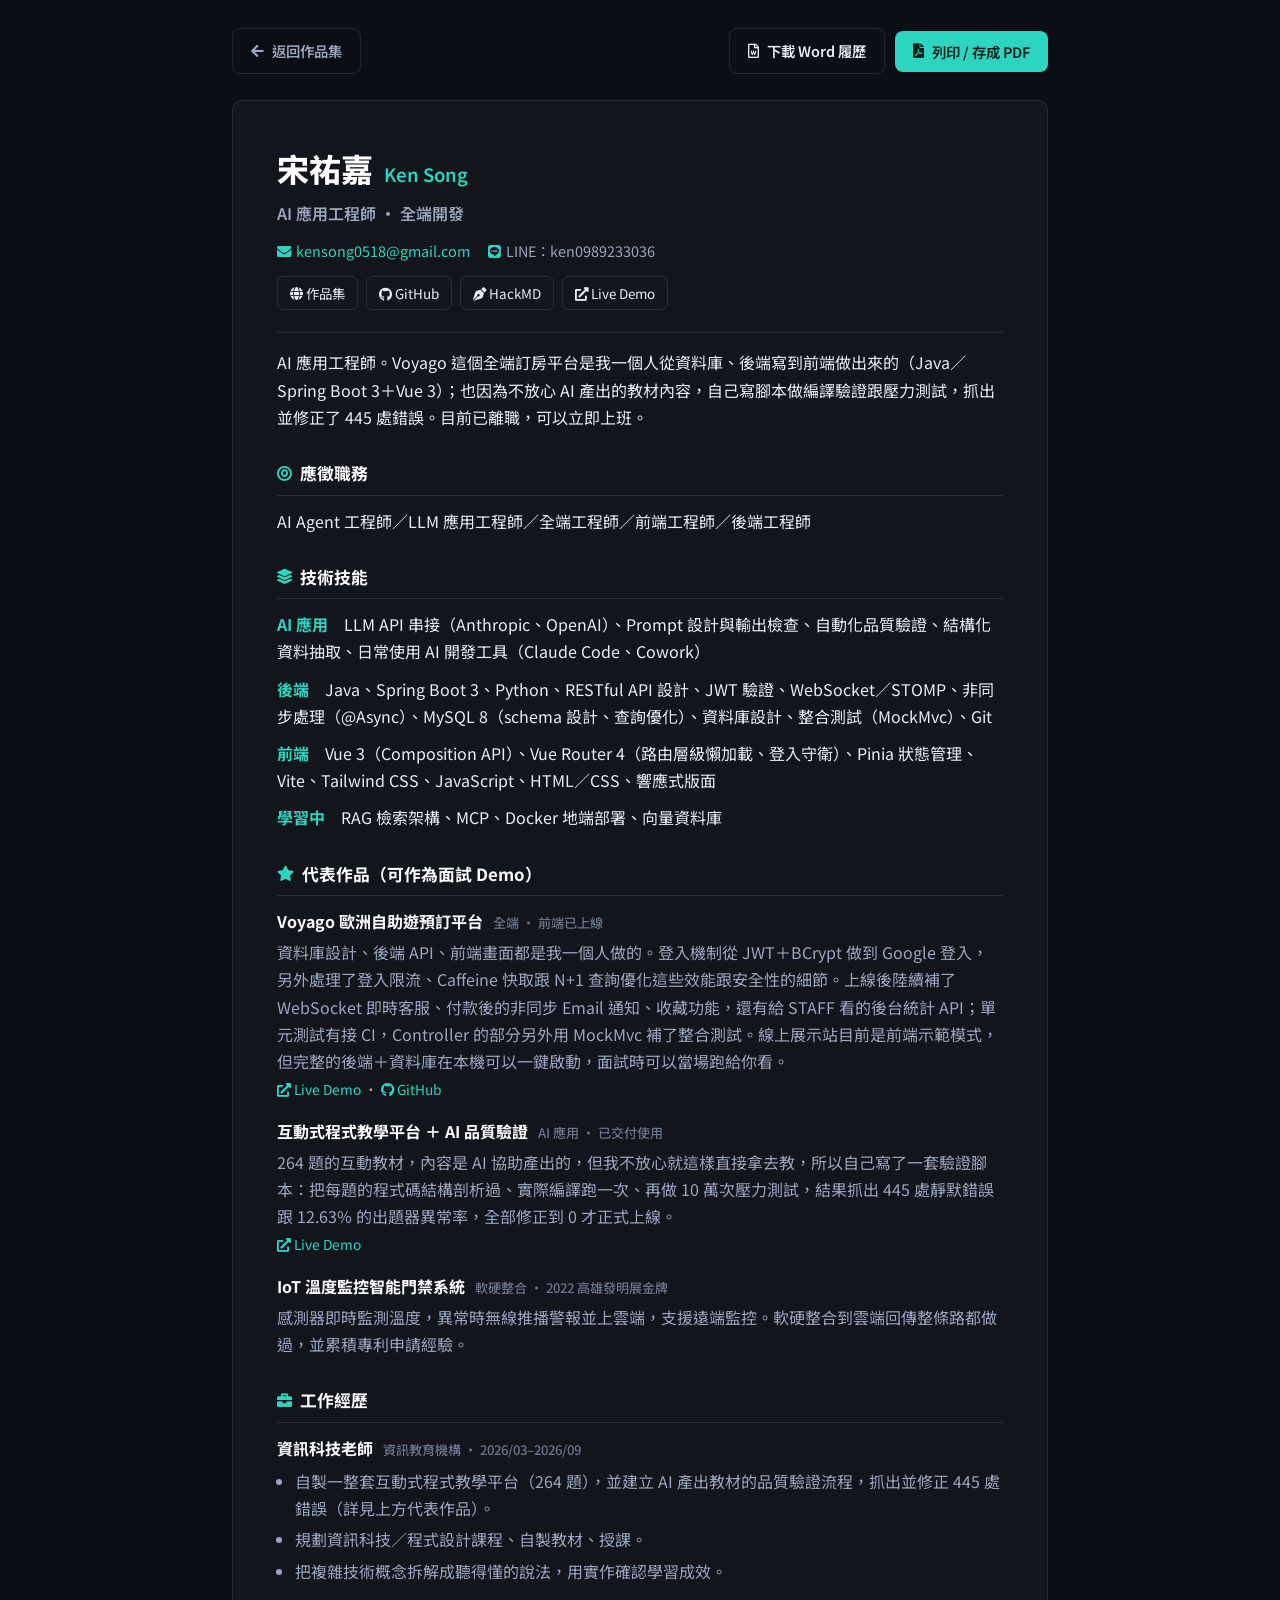
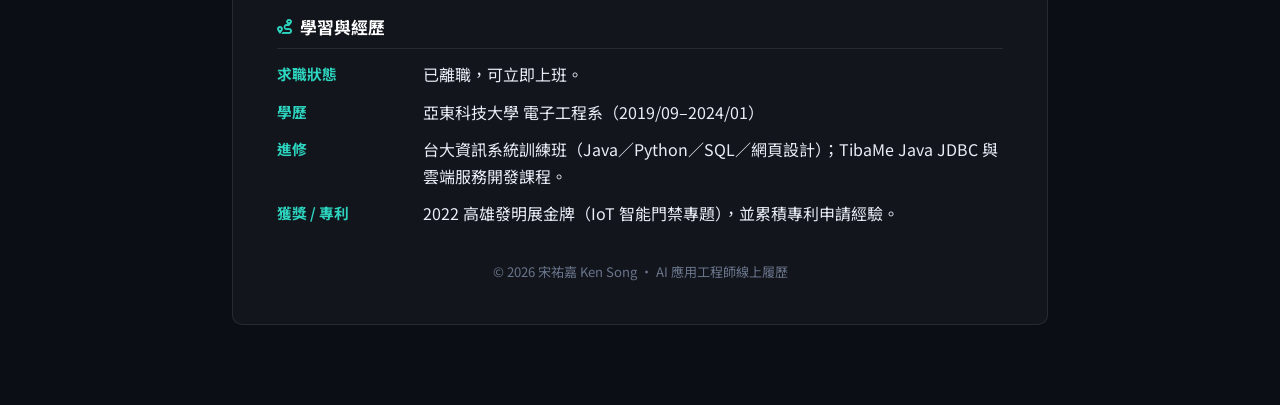
<file: resume.html>
<!DOCTYPE html>
<html lang="zh-Hant">

<head>
    <meta charset="UTF-8">
    <meta name="viewport" content="width=device-width, initial-scale=1.0">
    <title>宋祐嘉 Ken Song｜履歷（AI 應用工程師）</title>
    <meta name="description" content="宋祐嘉（Ken Song）線上履歷。AI 應用工程師，獨立開發全端專案 Voyago（Java／Spring Boot 3＋Vue 3），並建立 AI 產出內容的品質驗證流程，抓出並修正 445 處錯誤。已離職，可立即上班。可下載 Word 版。">

    <link rel="icon shortcut" href="./img/favicon.ico">
    <link rel="preconnect" href="https://fonts.googleapis.com">
    <link rel="preconnect" href="https://fonts.gstatic.com" crossorigin>
    <link href="https://fonts.googleapis.com/css2?family=Noto+Sans+TC:wght@400;500;700;800&display=swap" rel="stylesheet">
    <link rel="stylesheet" href="https://use.fontawesome.com/releases/v5.15.4/css/all.css">

    <style>
        :root {
            --bg: #0b0e14; --surface: rgba(255, 255, 255, .03); --border: rgba(255, 255, 255, .09);
            --text: #e8edf7; --text-2: #9aa6bd; --text-3: #69748b;
            --teal: #2dd4bf;
            --font-body: "Noto Sans TC", system-ui, sans-serif;
        }
        * { box-sizing: border-box; margin: 0; padding: 0; }
        body {
            font-family: var(--font-body); color: var(--text-2); background: var(--bg);
            line-height: 1.7;
            min-height: 100vh;
        }
        a { color: var(--teal); text-decoration: none; }
        a:hover { text-decoration: underline; }
        .wrap { max-width: 860px; margin: 0 auto; padding: 28px 22px 80px; }

        /* toolbar */
        .toolbar { display: flex; flex-wrap: wrap; gap: 10px; align-items: center; margin-bottom: 26px; }
        .toolbar .spacer { flex: 1; }
        .btn { display: inline-flex; align-items: center; gap: 8px; padding: 10px 18px; border-radius: 8px;
            font-weight: 600; font-size: .9rem; border: 1px solid var(--border); cursor: pointer;
            font-family: var(--font-body); }
        .btn-primary { background: var(--teal); color: #06201c; border: none; }
        .btn-outline { background: transparent; color: var(--text); }
        .btn-outline:hover, .btn-primary:hover { opacity: .88; }
        .btn-back { color: var(--text-2); }
        .btn-back:hover { color: var(--teal); }

        /* sheet */
        .sheet { background: var(--surface); border: 1px solid var(--border); border-radius: 10px; padding: 40px 44px; }

        .head h1 { font-size: 2rem; color: #fff; font-weight: 800; }
        .head h1 small { font-size: 1.15rem; color: var(--teal); font-weight: 600; margin-left: 4px; }
        .head .role { color: var(--text-2); font-weight: 600; margin-top: 4px; font-size: 1rem; }
        .head .meta { margin-top: 12px; display: flex; flex-wrap: wrap; gap: 8px 18px; font-size: .9rem; color: var(--text-2); }
        .head .meta a { color: var(--teal); }
        .head .meta i { color: var(--teal); margin-right: 5px; }
        .head .links { margin-top: 12px; display: flex; flex-wrap: wrap; gap: 8px; }
        .head .links a { font-size: .84rem; padding: 5px 12px; border: 1px solid var(--border); border-radius: 6px; color: var(--text); }
        .head .links a:hover { border-color: var(--teal); color: var(--teal); text-decoration: none; }

        .summary { margin: 22px 0 6px; padding-top: 16px; border-top: 1px solid var(--border); color: var(--text); }

        h2.sec { font-size: 1.05rem; color: #fff; margin: 28px 0 12px;
            padding-bottom: 7px; border-bottom: 1px solid var(--border); display: flex; align-items: center; gap: 8px; }
        h2.sec i { color: var(--teal); font-size: .95rem; }

        .row { display: grid; grid-template-columns: 130px 1fr; gap: 6px 16px; margin-bottom: 10px; }
        .row .k { color: var(--teal); font-weight: 700; font-size: .92rem; }
        .row .v { color: var(--text); }
        @media (max-width: 560px) { .row { grid-template-columns: 1fr; gap: 2px; } }

        p.lead { color: var(--text); margin-bottom: 12px; }
        .item { margin-bottom: 16px; }
        .item h3 { font-size: 1rem; color: #fff; font-weight: 700; margin-bottom: 4px; }
        .item h3 .tagm { font-size: .82rem; font-weight: 500; color: var(--text-3); margin-left: 6px; }
        .item p { color: var(--text-2); }
        .item .ln { font-size: .86rem; margin-top: 3px; }
        .skills p.grp { color: var(--text); margin-bottom: 10px; }
        .skills p.grp b { color: var(--teal); font-weight: 700; }
        .item ul { margin: 6px 0 0 1.1em; }
        .item ul li { color: var(--text-2); margin-bottom: 4px; }
        .foot { text-align: center; color: var(--text-3); font-size: .82rem; margin-top: 34px; }

        /* print */
        @media print {
            @page { margin: 9mm; }
            body { background: #fff !important; color: #1e293b; line-height: 1.32; font-size: 13.8px; }
            .toolbar { display: none; }
            .wrap { max-width: 100%; padding: 0; }
            .sheet { border: none; border-radius: 0; padding: 0; background: #fff; }
            h2.sec { margin: 9px 0 6px; }
            .item { margin-bottom: 6px; }
            .item ul { margin-top: 2px; }
            .item ul li { margin-bottom: 0; }
            .row { margin-bottom: 3px; }
            .summary { margin: 8px 0 2px; padding-top: 7px; }
            .skills p.grp { margin-bottom: 5px; }
            .head .meta, .head .links { margin-top: 5px; }
            .head h1, .head h1 small, .item h3, h2.sec { color: #0f172a !important; -webkit-print-color-adjust: exact; }
            .row .k, h2.sec i, .head .meta i, .skills p.grp b { color: #0f766e !important; }
            .row .v, p.lead, .item p, .item ul li, .head .role, .head .meta, .summary, .skills p.grp { color: #1e293b !important; }
            .item h3 .tagm { color: #64748b !important; }
            h2.sec { border-bottom-color: #cbd5e1 !important; }
            .summary { border-top-color: #cbd5e1 !important; }
            .head .links { display: none; }
            .foot { margin-top: 10px; }
        }
    </style>
</head>

<body>
    <div class="wrap">
        <div class="toolbar">
            <a href="./index.html" class="btn btn-back"><i class="fas fa-arrow-left"></i> 返回作品集</a>
            <span class="spacer"></span>
            <a href="./Ken-Song-Resume.docx" class="btn btn-outline" download><i class="far fa-file-word"></i> 下載 Word 履歷</a>
            <button class="btn btn-primary" onclick="window.print()"><i class="fas fa-file-pdf"></i> 列印 / 存成 PDF</button>
        </div>

        <article class="sheet">
            <!-- HEAD -->
            <header class="head">
                <h1>宋祐嘉 <small>Ken Song</small></h1>
                <p class="role">AI 應用工程師 · 全端開發</p>
                <div class="meta">
                    <span><i class="fas fa-envelope"></i><a href="mailto:kensong0518@gmail.com">kensong0518@gmail.com</a></span>
                    <span><i class="fab fa-line"></i>LINE：ken0989233036</span>
                </div>
                <div class="links">
                    <a href="./index.html"><i class="fas fa-globe"></i> 作品集</a>
                    <a href="https://github.com/kensong0518" target="_blank" rel="noopener"><i class="fab fa-github"></i> GitHub</a>
                    <a href="https://hackmd.io/@JnXvfsBHTiuH4f59P-15Fw" target="_blank" rel="noopener"><i class="fas fa-pen-nib"></i> HackMD</a>
                    <a href="https://gleeful-valkyrie-494d4e.netlify.app/" target="_blank" rel="noopener"><i class="fas fa-external-link-alt"></i> Live Demo</a>
                </div>
            </header>

            <p class="summary">AI 應用工程師。Voyago 這個全端訂房平台是我一個人從資料庫、後端寫到前端做出來的（Java／Spring Boot 3＋Vue 3）；也因為不放心 AI 產出的教材內容，自己寫腳本做編譯驗證跟壓力測試，抓出並修正了 445 處錯誤。目前已離職，可以立即上班。</p>

            <!-- 應徵職務 -->
            <h2 class="sec"><i class="fas fa-bullseye"></i> 應徵職務</h2>
            <p class="lead">AI Agent 工程師／LLM 應用工程師／全端工程師／前端工程師／後端工程師</p>

            <!-- 技術技能 -->
            <h2 class="sec"><i class="fas fa-layer-group"></i> 技術技能</h2>
            <div class="skills">
                <p class="grp"><b>AI 應用　</b>LLM API 串接（Anthropic、OpenAI）、Prompt 設計與輸出檢查、自動化品質驗證、結構化資料抽取、日常使用 AI 開發工具（Claude Code、Cowork）</p>
                <p class="grp"><b>後端　</b>Java、Spring Boot 3、Python、RESTful API 設計、JWT 驗證、WebSocket／STOMP、非同步處理（@Async）、MySQL 8（schema 設計、查詢優化）、資料庫設計、整合測試（MockMvc）、Git</p>
                <p class="grp"><b>前端　</b>Vue 3（Composition API）、Vue Router 4（路由層級懶加載、登入守衛）、Pinia 狀態管理、Vite、Tailwind CSS、JavaScript、HTML／CSS、響應式版面</p>
                <p class="grp"><b>學習中　</b>RAG 檢索架構、MCP、Docker 地端部署、向量資料庫</p>
            </div>

            <!-- 代表作品 -->
            <h2 class="sec"><i class="fas fa-star"></i> 代表作品（可作為面試 Demo）</h2>
            <div class="item">
                <h3>Voyago 歐洲自助遊預訂平台 <span class="tagm">全端 · 前端已上線</span></h3>
                <p>資料庫設計、後端 API、前端畫面都是我一個人做的。登入機制從 JWT＋BCrypt 做到 Google 登入，另外處理了登入限流、Caffeine 快取跟 N+1 查詢優化這些效能跟安全性的細節。上線後陸續補了 WebSocket 即時客服、付款後的非同步 Email 通知、收藏功能，還有給 STAFF 看的後台統計 API；單元測試有接 CI，Controller 的部分另外用 MockMvc 補了整合測試。線上展示站目前是前端示範模式，但完整的後端＋資料庫在本機可以一鍵啟動，面試時可以當場跑給你看。</p>
                <p class="ln"><a href="https://gleeful-valkyrie-494d4e.netlify.app/" target="_blank" rel="noopener"><i class="fas fa-external-link-alt"></i> Live Demo</a> ·
                   <a href="https://github.com/kensong0518/voyago-fullstack" target="_blank" rel="noopener"><i class="fab fa-github"></i> GitHub</a></p>
            </div>
            <div class="item">
                <h3>互動式程式教學平台 ＋ AI 品質驗證 <span class="tagm">AI 應用 · 已交付使用</span></h3>
                <p>264 題的互動教材，內容是 AI 協助產出的，但我不放心就這樣直接拿去教，所以自己寫了一套驗證腳本：把每題的程式碼結構剖析過、實際編譯跑一次、再做 10 萬次壓力測試，結果抓出 445 處靜默錯誤跟 12.63% 的出題器異常率，全部修正到 0 才正式上線。</p>
                <p class="ln"><a href="https://papaya-sundae-4cb489.netlify.app/" target="_blank" rel="noopener"><i class="fas fa-external-link-alt"></i> Live Demo</a></p>
            </div>
            <div class="item">
                <h3>IoT 溫度監控智能門禁系統 <span class="tagm">軟硬整合 · 2022 高雄發明展金牌</span></h3>
                <p>感測器即時監測溫度，異常時無線推播警報並上雲端，支援遠端監控。軟硬整合到雲端回傳整條路都做過，並累積專利申請經驗。</p>
            </div>

            <!-- 工作經歷 -->
            <h2 class="sec"><i class="fas fa-briefcase"></i> 工作經歷</h2>
            <div class="item">
                <h3>資訊科技老師 <span class="tagm">資訊教育機構 · 2026/03–2026/09</span></h3>
                <ul>
                    <li>自製一整套互動式程式教學平台（264 題），並建立 AI 產出教材的品質驗證流程，抓出並修正 445 處錯誤（詳見上方代表作品）。</li>
                    <li>規劃資訊科技／程式設計課程、自製教材、授課。</li>
                    <li>把複雜技術概念拆解成聽得懂的說法，用實作確認學習成效。</li>
                </ul>
            </div>

            <!-- 學習與經歷 -->
            <h2 class="sec"><i class="fas fa-route"></i> 學習與經歷</h2>
            <div class="row"><div class="k">求職狀態</div><div class="v">已離職，可立即上班。</div></div>
            <div class="row"><div class="k">學歷</div><div class="v">亞東科技大學 電子工程系（2019/09–2024/01）</div></div>
            <div class="row"><div class="k">進修</div><div class="v">台大資訊系統訓練班（Java／Python／SQL／網頁設計）；TibaMe Java JDBC 與雲端服務開發課程。</div></div>
            <div class="row"><div class="k">獲獎 / 專利</div><div class="v">2022 高雄發明展金牌（IoT 智能門禁專題），並累積專利申請經驗。</div></div>

            <p class="foot">© <span id="y"></span> 宋祐嘉 Ken Song · AI 應用工程師線上履歷</p>
        </article>
    </div>
    <script>document.getElementById('y').textContent = new Date().getFullYear();</script>
</body>

</html>
</file>
